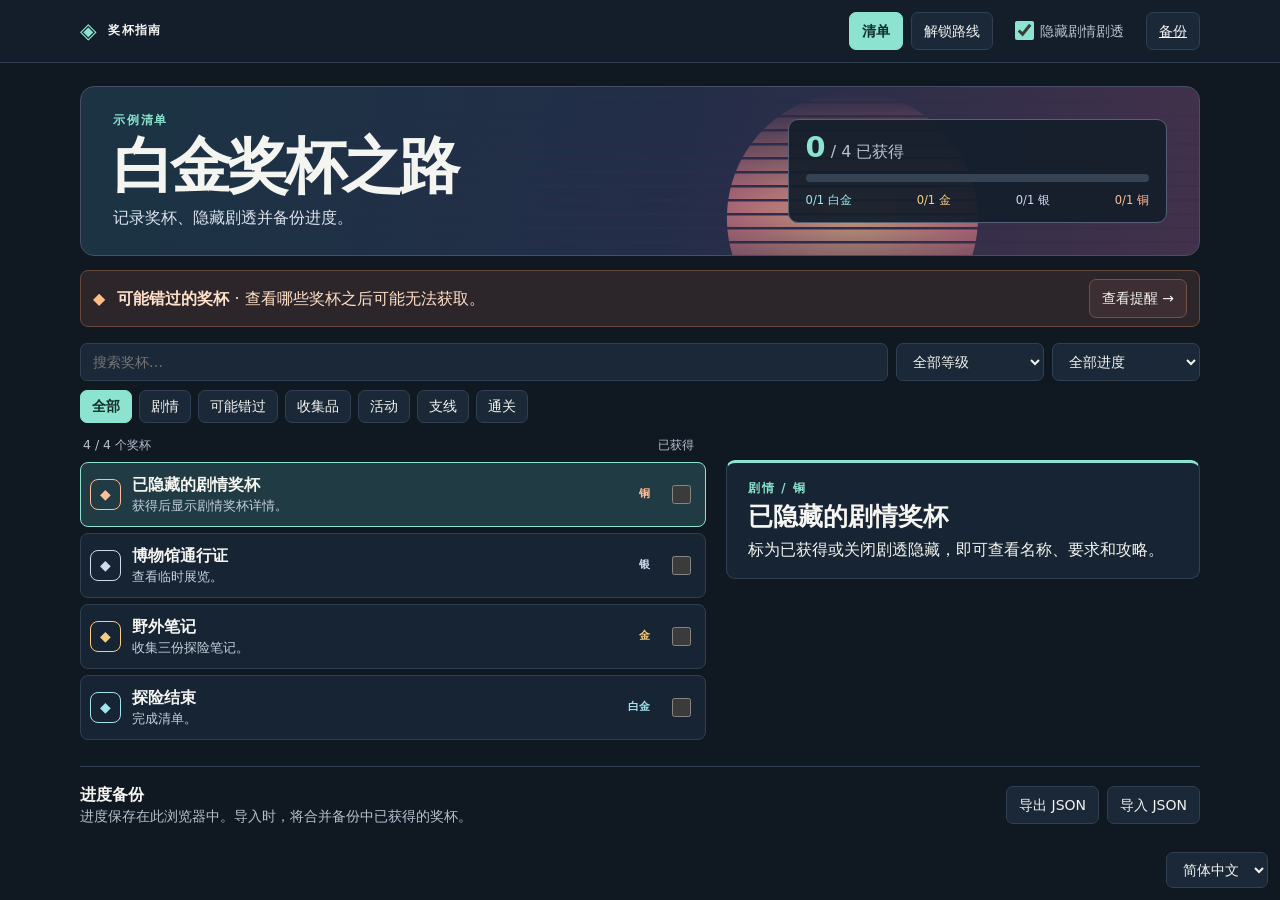
<file: index.html>
<!doctype html><html lang="zh-CN"><meta charset="utf-8"><meta http-equiv="refresh" content="0; url=./app/index.html"><title>奖杯指南 / Trophy Field Guide</title><p><a href="./app/index.html">打开作品 / Open Trophy Field Guide</a></p></html>
</file>
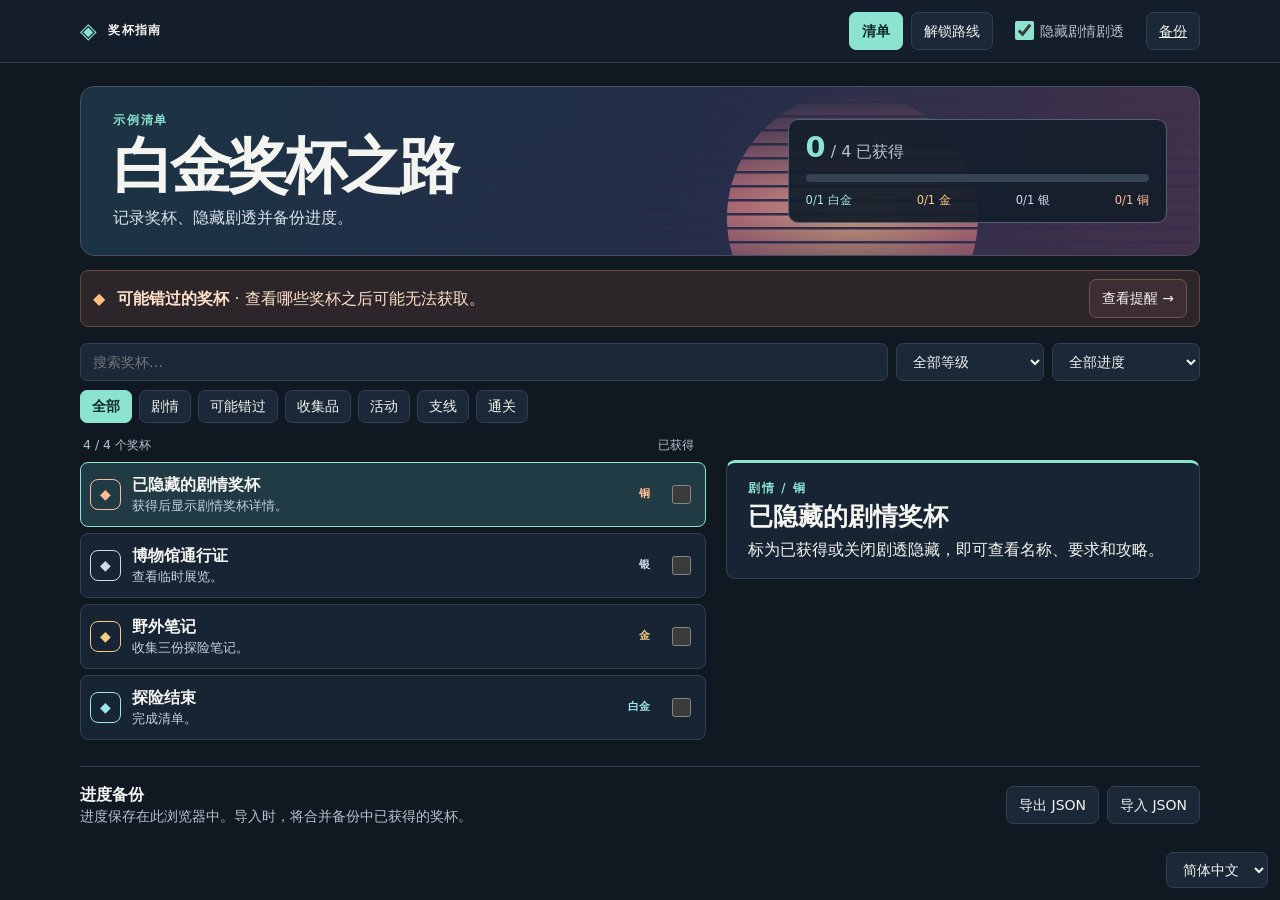
<file: app/index.html>
<!doctype html>
<html lang="zh-CN">
<head>
  <meta charset="utf-8">
  <meta name="viewport" content="width=device-width, initial-scale=1">
  <title>Trophy Field Guide</title>
  <link rel="stylesheet" href="style.css">
      </head>
<body>
  <header class="mast">
    <div class="wrap toolbar">
      <a class="brand" href="#tracker"><span aria-hidden="true">◈</span> TROPHY FIELD GUIDE</a>
      <nav aria-label="Guide views">
        <button id="tracker-tab" type="button">Checklist</button>
        <button id="roadmap-tab" type="button">Roadmap</button>
      </nav>
      <label class="spoilers"><input type="checkbox" id="spoilers"> Mask story spoilers</label>
      <a class="backup-link" href="#backup">Backup</a>
    </div>
  </header>
  <main class="wrap">
    <section class="hero" aria-labelledby="page-title">
      <div>
        <p class="eyebrow">DEMO CHECKLIST</p>
        <h1 id="page-title">Road to Platinum</h1>
        <p>Track trophies, hide story spoilers and back up your progress.</p>
      </div>
      <div class="progress-card">
        <div><strong id="count">0</strong><span> / <span id="total">0</span> earned</span></div>
        <progress id="progress" max="1" value="0" aria-label="Trophies earned"></progress>
        <div id="grades" class="grade-summary"></div>
      </div>
    </section>
    <div class="notice">
      <span aria-hidden="true">◆</span>
      <p><strong>Missable trophies</strong> · Check which entries may become unavailable later.</p>
      <button id="watch" type="button">View warning →</button>
    </div>
    <section id="tracker" aria-label="Trophy checklist">
      <div class="filters">
        <input id="search" type="search" placeholder="Search trophies…" aria-label="Search trophies">
        <select id="grade" aria-label="Trophy grade">
          <option value="">All grades</option><option value="platinum">platinum</option><option value="gold">gold</option><option value="silver">silver</option><option value="bronze">bronze</option>
        </select>
        <select id="completion" aria-label="Trophy progress">
          <option value="">All progress</option><option value="open">Unfinished only</option><option value="earned">Earned</option>
        </select>
      </div>
      <div id="kinds" class="chips" aria-label="Trophy categories"></div>
      <div class="tracker-grid">
        <section aria-label="Trophy list">
          <div class="list-heading"><span id="results" aria-live="polite"></span><span>Earned</span></div>
          <div id="rows"></div>
        </section>
        <aside id="detail" aria-label="Selected trophy guide"></aside>
      </div>
    </section>
    <section id="roadmap" aria-labelledby="roadmap-title" hidden>
      <h2 id="roadmap-title">Platinum roadmap</h2>
      <p>Suggested order for the sample checklist.</p>
      <div id="stages"></div>
    </section>
    <footer id="backup">
      <div><strong>Progress backup</strong><p>Stored on this browser. Import adds earned trophies from a backup.</p></div>
      <div class="backup"><button type="button" id="export">Export JSON</button><button type="button" id="import">Import JSON</button><input type="file" id="file" accept=".json,application/json" hidden></div>
      <p id="status" role="status"></p>
    </footer>
  </main>
<label style="position:fixed;z-index:30;right:12px;bottom:12px"><select id="language" aria-label="语言 / Language"><option value="zh">简体中文</option><option value="en">English</option></select></label>
<script src="language.js"></script><script src="data/catalog.js"></script><script src="guide.js"></script><script src="app.js"></script></body>
</html>
</file>
<file: app/style.css>
:root {
  color-scheme: dark;
  --bg: #101822;
  --surface: #172433;
  --line: #304052;
  --text: #f4f4f0;
  --muted: #b5c1ce;
  --mint: #8ce4d0;
  --orange: #ffbd86;
  font: 16px/1.48 "Segoe UI", system-ui, sans-serif;
  color: var(--text);
  background: var(--bg);
}
* { box-sizing: border-box; }
body { margin: 0; }
[hidden] { display: none !important; }
.wrap { width: min(1120px, calc(100% - 64px)); margin-inline: auto; }
.mast { background: #141e2a; border-bottom: 1px solid var(--line); }
.toolbar { display: flex; gap: 22px; align-items: center; min-height: 62px; }
.brand { color: var(--text); text-decoration: none; font-weight: 800; letter-spacing: .1em; font-size: .78rem; margin-right: auto; }
.brand span { color: var(--mint); font-size: 1.35rem; vertical-align: middle; margin-right: 5px; }
nav, .backup { display: flex; gap: 8px; align-items: center; }
button, select, input[type="search"], .backup-link {
  border: 1px solid var(--line);
  background: #1a2838;
  color: var(--text);
  border-radius: 7px;
  padding: 8px 12px;
  font: inherit;
  font-size: .875rem;
}
button, select, input[type="checkbox"] { cursor: pointer; }
button:hover, .backup-link:hover { border-color: var(--mint); }
button[aria-pressed="true"]:not(.row-guide) { color: #102c28; background: var(--mint); border-color: var(--mint); font-weight: 700; }
:focus-visible { outline: 2px solid var(--mint); outline-offset: 3px; }
.spoilers { font-size: .86rem; color: var(--muted); display: flex; align-items: center; gap: 6px; }
input[type="checkbox"] { accent-color: var(--mint); width: 19px; height: 19px; margin: 0; flex: none; }
.hero {
  position: relative;
  isolation: isolate;
  overflow: hidden;
  display: grid;
  grid-template-columns: 1fr minmax(275px, 36%);
  align-items: center;
  gap: 34px;
  margin: 23px 0 14px;
  padding: 25px 32px;
  background: linear-gradient(103deg, #1c3344 7%, #232d48 52%, #43314b 100%);
  border: 1px solid #465063;
  border-radius: 14px;
}
.hero::before {
  content: "";
  position: absolute;
  z-index: -1;
  inset: 0;
  opacity: .68;
  background:
    repeating-linear-gradient(0deg, transparent 0 11px, #332d4e 12px 14px),
    radial-gradient(circle at 69% 78%, #ffbf8e, #ed838d 125px, transparent 126px);
  mask-image: radial-gradient(ellipse at 69% 72%, #000 8%, transparent 67%);
}
.eyebrow { color: var(--mint); letter-spacing: .15em; font-size: .73rem; font-weight: 800; text-transform: uppercase; }
.eyebrow span { color: var(--orange); padding: 0 5px; }
h1, h2, h3, p { margin: 0; }
h1 { font-size: clamp(2rem, 5vw, 3.8rem); letter-spacing: -.062em; line-height: 1.12; margin: 3px 0 6px; }
.hero p:not(.eyebrow), #roadmap > p { color: #dce3ec; }
.progress-card { background: #151e2beF; padding: 13px 17px; border: 1px solid #536076; border-radius: 10px; }
#count { font-size: 1.8rem; line-height: 1; color: var(--mint); }
.progress-card span { color: var(--muted); }
progress { width: 100%; height: 8px; display: block; margin: 10px 0; border: 0; appearance: none; }
progress::-webkit-progress-bar { background: #354354; border-radius: 20px; }
progress::-webkit-progress-value { background: var(--mint); border-radius: 20px; }
.grade-summary { display: flex; justify-content: space-between; gap: 5px; flex-wrap: wrap; font-size: .72rem; text-transform: capitalize; }
.notice { display: flex; align-items: center; gap: 12px; background: #2c262a; border: 1px solid #67483b; border-radius: 8px; color: #ffe0c8; padding: 8px 12px; margin-bottom: 16px; }
.notice > span { color: var(--orange); }
.notice button { margin-left: auto; white-space: nowrap; background: #3c2e32; border-color: #755341; }
.filters { display: grid; grid-template-columns: 1fr 148px 148px; gap: 8px; }
.chips { display: flex; flex-wrap: wrap; gap: 7px; margin: 9px 0 13px; }
.chips button { padding: 5px 11px; }
.tracker-grid { display: grid; grid-template-columns: 1.32fr 1fr; gap: 20px; align-items: start; }
.list-heading { display: flex; justify-content: space-between; font-size: .78rem; color: var(--muted); padding: 0 12px 7px 3px; }
.row { display: flex; align-items: center; gap: 12px; min-height: 65px; padding-right: 14px; background: var(--surface); border: 1px solid var(--line); border-radius: 8px; margin-bottom: 6px; }
.row.selected { border-color: var(--mint); background: #203b43; }
.row-guide { min-width: 0; flex: 1; border: 0; background: transparent; display: flex; align-items: center; gap: 11px; text-align: left; padding: 8px 9px; }
.row-text { flex: 1; min-width: 0; }
.row-text strong, .row-description { display: block; }
.row-text strong { font-size: 1rem; }
.row-description { color: #c4d0dc; font-size: .83rem; }
.medal { display: grid; place-items: center; width: 31px; height: 31px; border: 1px solid currentColor; border-radius: 8px; flex: none; }
.grade-tag { font-size: .69rem; font-weight: 750; text-transform: uppercase; letter-spacing: .055em; }
.grade-summary .platinum, .platinum { color: #a0e5ed; }
.grade-summary .gold, .gold { color: #f5ce80; }
.grade-summary .silver, .silver { color: #d0d9ef; }
.grade-summary .bronze, .bronze { color: #ffbc97; }
#detail { position: sticky; top: 12px; background: var(--surface); border: 1px solid var(--line); border-top: 3px solid var(--mint); border-radius: 9px; padding: 17px 21px; margin-top: 24px; }
#detail h2 { font-size: 1.58rem; line-height: 1.16; margin: 4px 0 7px; }
#detail h3 { font-size: .96rem; margin: 11px 0 4px; }
.requirement { color: #cfdae4; padding-bottom: 9px; border-bottom: 1px solid var(--line); }
.risk { display: inline-block; color: var(--orange); background: #392c30; border-radius: 5px; padding: 3px 7px; margin-top: 9px; font-size: .8rem; font-weight: 700; }
.source { color: var(--mint); font-size: .87rem; display: inline-block; margin-top: 9px; text-underline-offset: 3px; }
.footnote { color: var(--muted); font-size: .84rem; margin-top: 9px; }
.empty { padding: 14px; background: var(--surface); }
#roadmap > p { margin-bottom: 13px; }
main:has(#roadmap:not([hidden])) .hero { display: none; }
main:has(#roadmap:not([hidden])) .notice { margin-top: 22px; }
#stages { display: grid; gap: 9px; }
.stage { display: flex; gap: 16px; background: var(--surface); border: 1px solid var(--line); border-radius: 9px; padding: 11px 16px; }
.stage-number { font: 750 1.04rem/1.6 Consolas, monospace; color: var(--orange); }
.stage p { color: #d8e2e9; font-size: .92rem; }
.stage-links { display: flex; flex-wrap: wrap; align-items: center; gap: 12px; margin-top: 5px; }
.stage-links .source { margin-top: 0; }
.stage-links button { padding: 3px 7px; font-size: .78rem; }
footer { margin: 20px 0 28px; padding: 16px 0; border-top: 1px solid var(--line); display: flex; gap: 8px 14px; align-items: center; justify-content: space-between; flex-wrap: wrap; }
footer p { color: var(--muted); font-size: .88rem; }
#status { flex-basis: 100%; color: var(--mint); }
@media (max-width: 720px) {
  .wrap { width: calc(100% - 28px); }
  .toolbar { padding-block: 9px; flex-wrap: wrap; gap: 8px 13px; }
  .brand { width: 100%; }
  .hero { grid-template-columns: 1fr; padding: 16px; gap: 12px; }
  .notice { align-items: start; flex-wrap: wrap; gap: 5px 8px; }
  .notice p { flex: 1; font-size: .88rem; }
  .filters { grid-template-columns: 1fr 1fr; }
  #search { grid-column: span 2; }
  .tracker-grid { display: flex; flex-direction: column-reverse; gap: 12px; }
  .tracker-grid > * { width: 100%; }
  #detail { position: static; margin: 0; }
}
</file>
